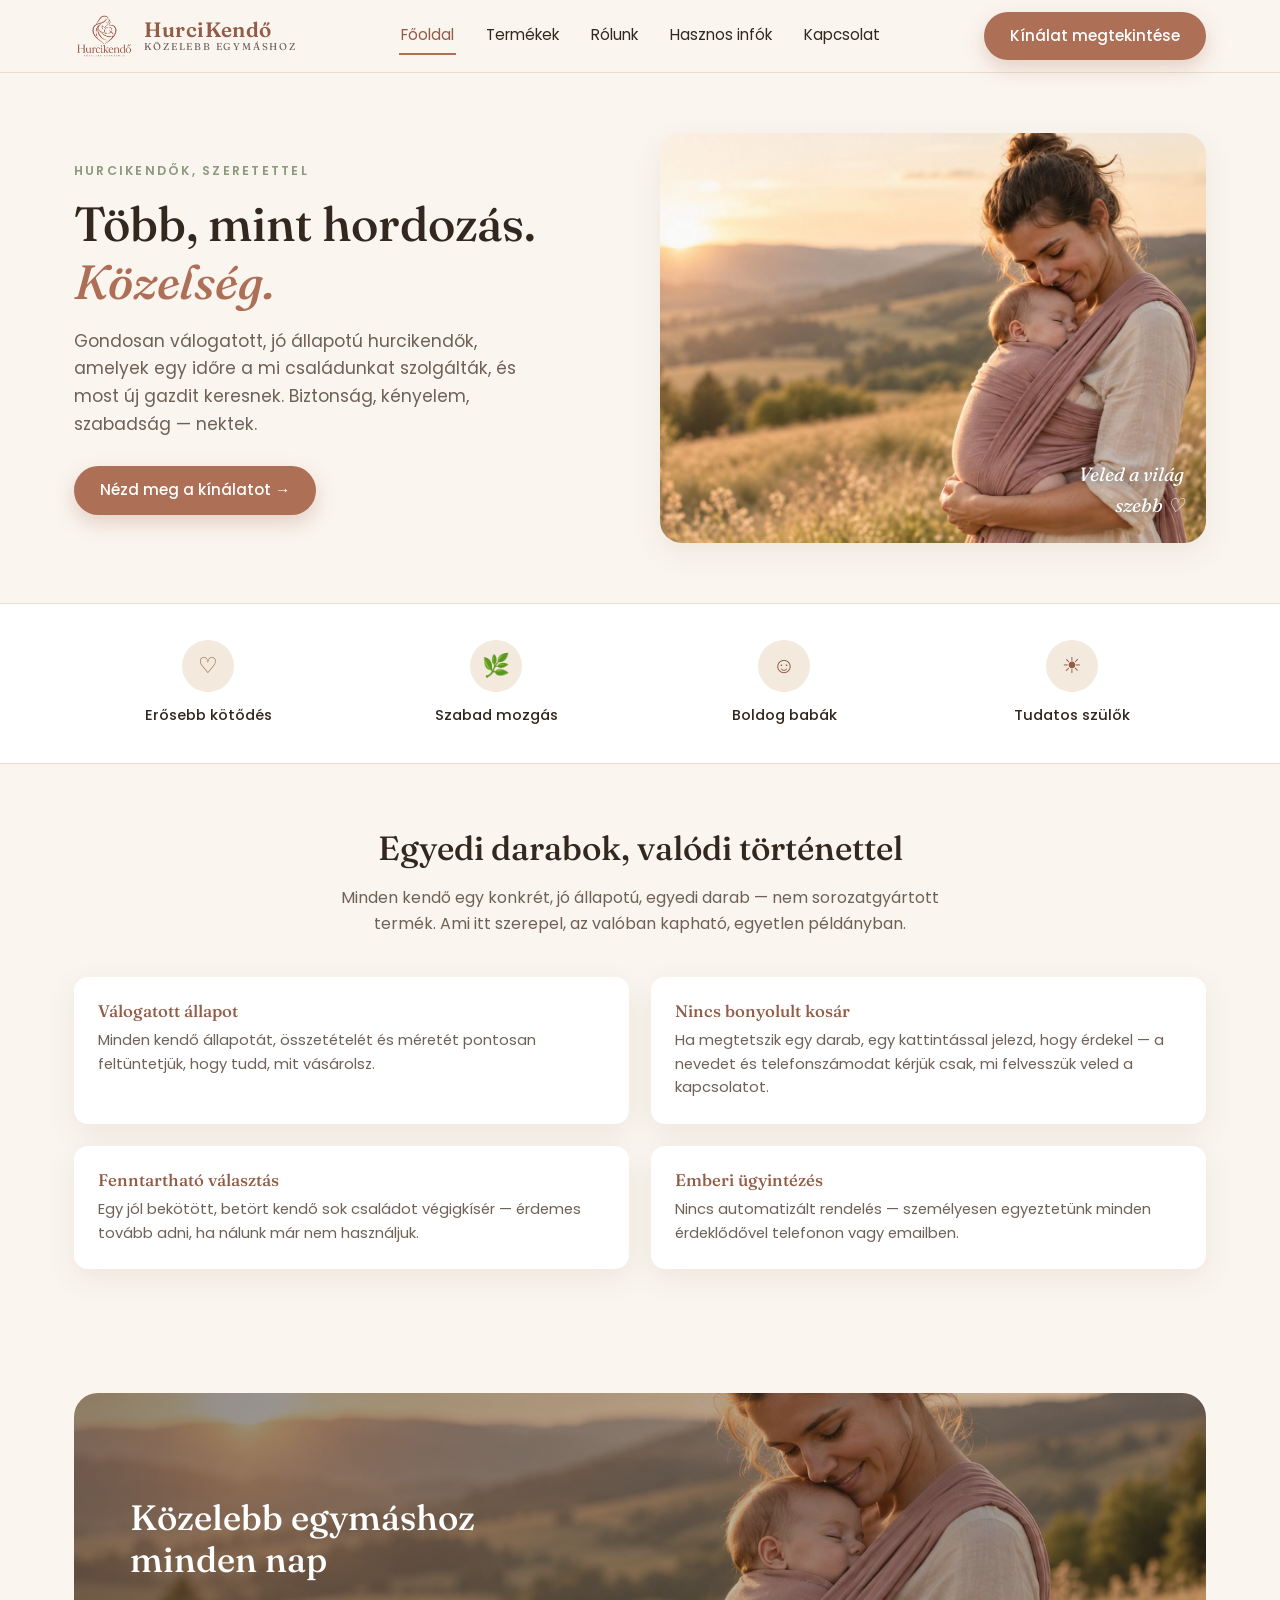
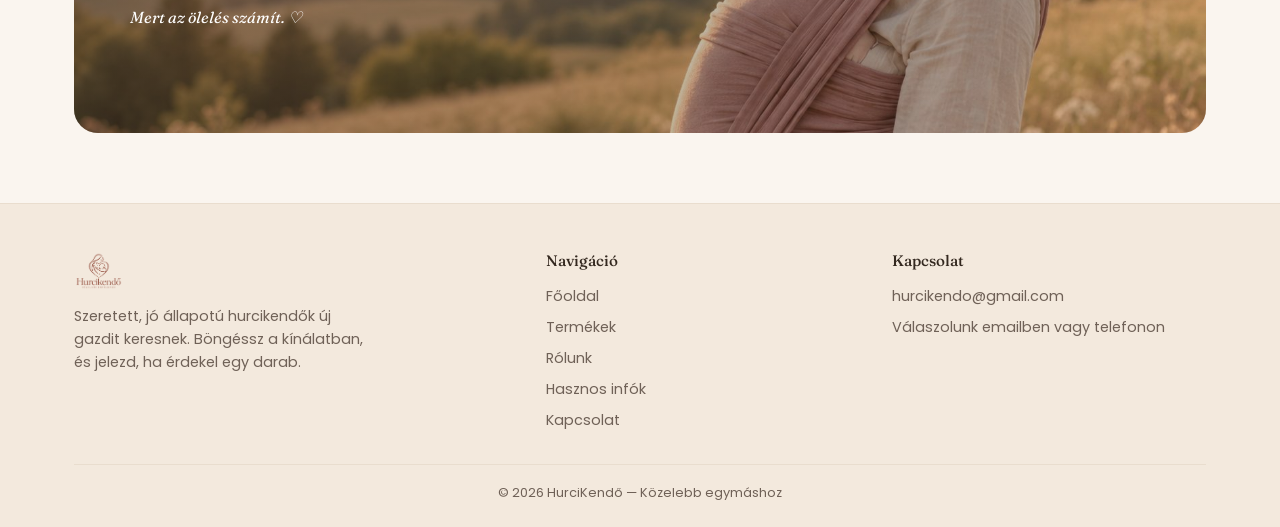
<file: index.html>
<!doctype html>
<html lang="hu">
<head>
<meta charset="UTF-8">
<meta name="viewport" content="width=device-width, initial-scale=1.0">
<title>HurciKendő – Közelebb egymáshoz</title>
<meta name="description" content="Szeretett, jó állapotú hurcikendők új gazdit keresnek. Böngéssz a kínálatban, és jelezd, ha érdekel egy darab.">
<link rel="stylesheet" href="css/style.css">
</head>
<body>

<header class="site-header">
  <div class="inner">
    <a class="brand" href="index.html">
      <img src="images/logo.png" alt="HurciKendő logó">
      <span class="brand-text">
        <div class="name">HurciKendő</div>
        <div class="tagline">Közelebb egymáshoz</div>
      </span>
    </a>
    <nav class="main-nav">
      <a href="index.html">Főoldal</a>
      <a href="termekek.html">Termékek</a>
      <a href="rolunk.html">Rólunk</a>
      <a href="hasznos-infok.html">Hasznos infók</a>
      <a href="kapcsolat.html">Kapcsolat</a>
    </nav>
    <a class="btn btn-primary header-cta" href="termekek.html">Kínálat megtekintése</a>
    <button class="nav-toggle" aria-label="Menü">☰</button>
  </div>
</header>

<section class="hero">
  <div class="hero-inner">
    <div class="hero-copy">
      <div class="eyebrow">Hurcikendők, szeretettel</div>
      <h1>Több, mint hordozás.<br><em>Közelség.</em></h1>
      <p>Gondosan válogatott, jó állapotú hurcikendők, amelyek egy időre a mi családunkat szolgálták, és most új gazdit keresnek. Biztonság, kényelem, szabadság — nektek.</p>
      <a class="btn btn-primary" href="termekek.html">Nézd meg a kínálatot →</a>
    </div>
    <div class="hero-photo">
      <img src="images/hero.jpg" alt="Édesanya kendőben hordozza a babáját naplementében">
      <div class="hero-caption">Veled a világ<br>szebb ♡</div>
    </div>
  </div>
</section>

<section class="feature-strip">
  <div class="container">
    <div class="feature-item">
      <div class="icon">♡</div>
      <div class="label">Erősebb kötődés</div>
    </div>
    <div class="feature-item">
      <div class="icon">🌿</div>
      <div class="label">Szabad mozgás</div>
    </div>
    <div class="feature-item">
      <div class="icon">☺</div>
      <div class="label">Boldog babák</div>
    </div>
    <div class="feature-item">
      <div class="icon">☀</div>
      <div class="label">Tudatos szülők</div>
    </div>
  </div>
</section>

<section class="section">
  <div class="container">
    <div class="section-head">
      <h2>Egyedi darabok, valódi történettel</h2>
      <p>Minden kendő egy konkrét, jó állapotú, egyedi darab — nem sorozatgyártott termék. Ami itt szerepel, az valóban kapható, egyetlen példányban.</p>
    </div>
    <div class="info-cards">
      <div class="info-card">
        <h3>Válogatott állapot</h3>
        <p>Minden kendő állapotát, összetételét és méretét pontosan feltüntetjük, hogy tudd, mit vásárolsz.</p>
      </div>
      <div class="info-card">
        <h3>Nincs bonyolult kosár</h3>
        <p>Ha megtetszik egy darab, egy kattintással jelezd, hogy érdekel — a nevedet és telefonszámodat kérjük csak, mi felvesszük veled a kapcsolatot.</p>
      </div>
      <div class="info-card">
        <h3>Fenntartható választás</h3>
        <p>Egy jól bekötött, betört kendő sok családot végigkísér — érdemes tovább adni, ha nálunk már nem használjuk.</p>
      </div>
      <div class="info-card">
        <h3>Emberi ügyintézés</h3>
        <p>Nincs automatizált rendelés — személyesen egyeztetünk minden érdeklődővel telefonon vagy emailben.</p>
      </div>
    </div>
  </div>
</section>

<div class="closer">
  <img src="images/hero.jpg" alt="">
  <div class="overlay">
    <h2>Közelebb egymáshoz<br>minden nap</h2>
    <div class="heart">Mert az ölelés számít. ♡</div>
  </div>
</div>

<footer class="site-footer">
  <div class="container">
    <div class="footer-grid">
      <div class="footer-brand">
        <div class="brand" style="margin-bottom:12px">
          <img src="images/logo.png" alt="HurciKendő logó" style="height:38px">
        </div>
        <p>Szeretett, jó állapotú hurcikendők új gazdit keresnek. Böngéssz a kínálatban, és jelezd, ha érdekel egy darab.</p>
      </div>
      <div>
        <h4>Navigáció</h4>
        <ul>
          <li><a href="index.html">Főoldal</a></li>
          <li><a href="termekek.html">Termékek</a></li>
          <li><a href="rolunk.html">Rólunk</a></li>
          <li><a href="hasznos-infok.html">Hasznos infók</a></li>
          <li><a href="kapcsolat.html">Kapcsolat</a></li>
        </ul>
      </div>
      <div>
        <h4>Kapcsolat</h4>
        <ul>
          <li>hurcikendo@gmail.com</li>
          <li>Válaszolunk emailben vagy telefonon</li>
        </ul>
      </div>
    </div>
    <div class="footer-bottom">© 2026 HurciKendő — Közelebb egymáshoz</div>
  </div>
</footer>

<script src="js/products.js"></script>
<script src="js/main.js"></script>
</body>
</html>
</file>
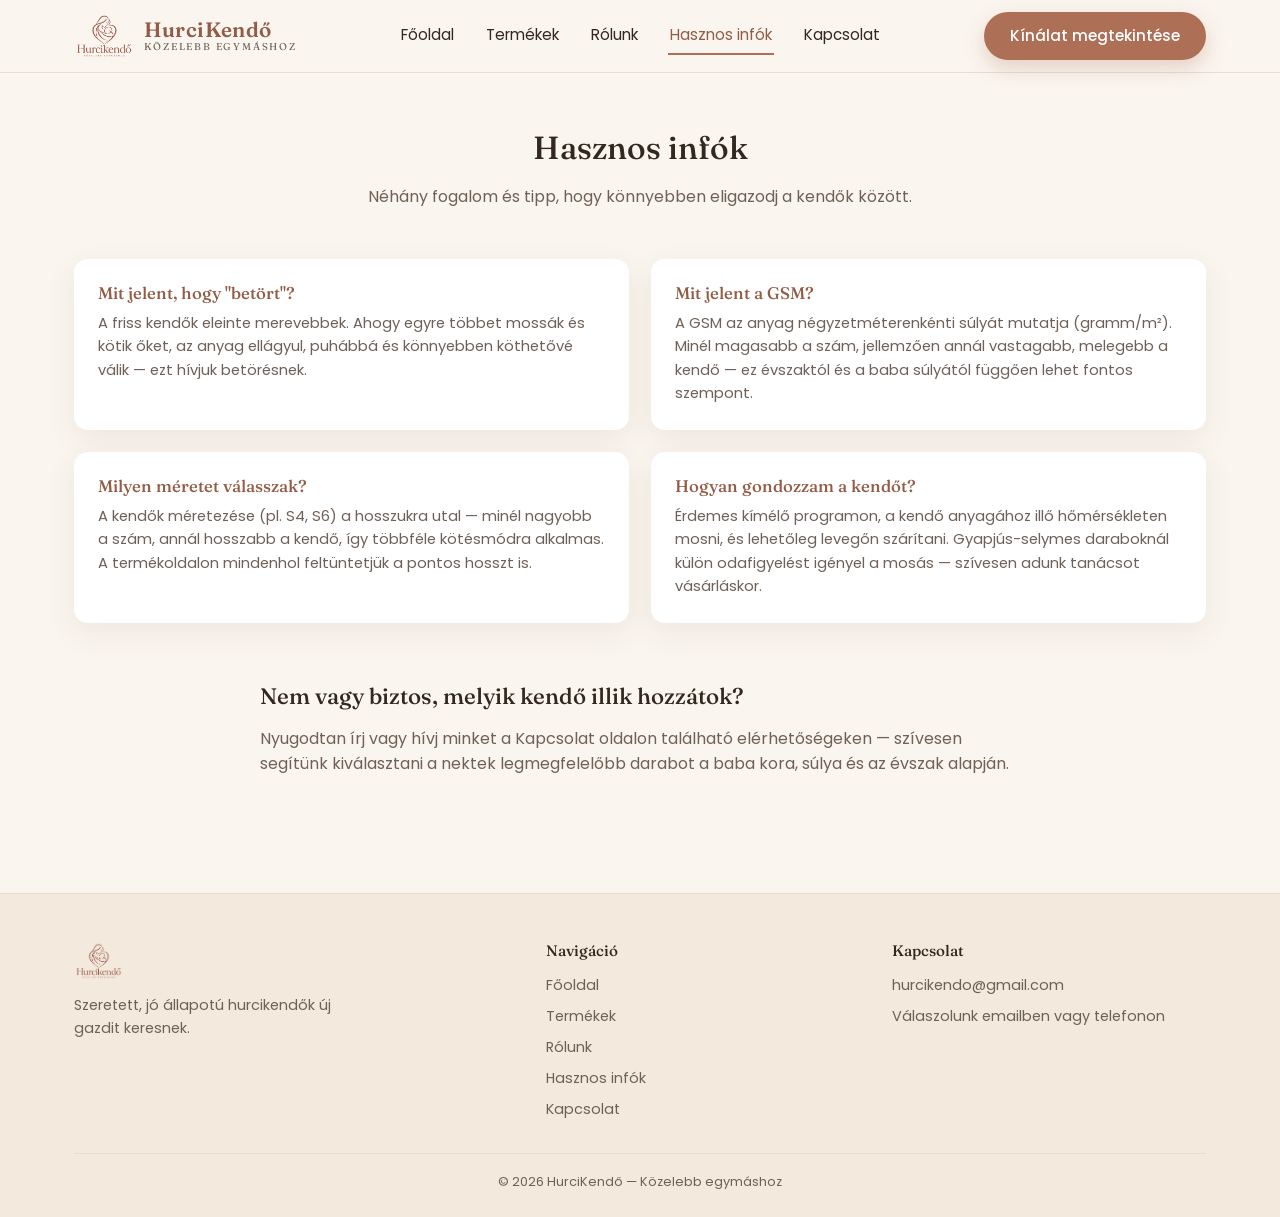
<file: hasznos-infok.html>
<!doctype html>
<html lang="hu">
<head>
<meta charset="UTF-8">
<meta name="viewport" content="width=device-width, initial-scale=1.0">
<title>Hasznos infók – HurciKendő</title>
<link rel="stylesheet" href="css/style.css">
</head>
<body>

<header class="site-header">
  <div class="inner">
    <a class="brand" href="index.html">
      <img src="images/logo.png" alt="HurciKendő logó">
      <span class="brand-text">
        <div class="name">HurciKendő</div>
        <div class="tagline">Közelebb egymáshoz</div>
      </span>
    </a>
    <nav class="main-nav">
      <a href="index.html">Főoldal</a>
      <a href="termekek.html">Termékek</a>
      <a href="rolunk.html">Rólunk</a>
      <a href="hasznos-infok.html">Hasznos infók</a>
      <a href="kapcsolat.html">Kapcsolat</a>
    </nav>
    <a class="btn btn-primary header-cta" href="termekek.html">Kínálat megtekintése</a>
    <button class="nav-toggle" aria-label="Menü">☰</button>
  </div>
</header>

<div class="page-hero container">
  <h1>Hasznos infók</h1>
  <p>Néhány fogalom és tipp, hogy könnyebben eligazodj a kendők között.</p>
</div>

<div class="container">
  <div class="info-cards">
    <div class="info-card">
      <h3>Mit jelent, hogy "betört"?</h3>
      <p>A friss kendők eleinte merevebbek. Ahogy egyre többet mossák és kötik őket, az anyag ellágyul, puhábbá és könnyebben köthetővé válik — ezt hívjuk betörésnek.</p>
    </div>
    <div class="info-card">
      <h3>Mit jelent a GSM?</h3>
      <p>A GSM az anyag négyzetméterenkénti súlyát mutatja (gramm/m²). Minél magasabb a szám, jellemzően annál vastagabb, melegebb a kendő — ez évszaktól és a baba súlyától függően lehet fontos szempont.</p>
    </div>
    <div class="info-card">
      <h3>Milyen méretet válasszak?</h3>
      <p>A kendők méretezése (pl. S4, S6) a hosszukra utal — minél nagyobb a szám, annál hosszabb a kendő, így többféle kötésmódra alkalmas. A termékoldalon mindenhol feltüntetjük a pontos hosszt is.</p>
    </div>
    <div class="info-card">
      <h3>Hogyan gondozzam a kendőt?</h3>
      <p>Érdemes kímélő programon, a kendő anyagához illő hőmérsékleten mosni, és lehetőleg levegőn szárítani. Gyapjús-selymes daraboknál külön odafigyelést igényel a mosás — szívesen adunk tanácsot vásárláskor.</p>
    </div>
  </div>

  <div class="content-block" style="padding-top:0">
    <h2>Nem vagy biztos, melyik kendő illik hozzátok?</h2>
    <p>Nyugodtan írj vagy hívj minket a <a href="kapcsolat.html">Kapcsolat</a> oldalon található elérhetőségeken — szívesen segítünk kiválasztani a nektek legmegfelelőbb darabot a baba kora, súlya és az évszak alapján.</p>
  </div>
</div>

<footer class="site-footer">
  <div class="container">
    <div class="footer-grid">
      <div class="footer-brand">
        <div class="brand" style="margin-bottom:12px">
          <img src="images/logo.png" alt="HurciKendő logó" style="height:38px">
        </div>
        <p>Szeretett, jó állapotú hurcikendők új gazdit keresnek.</p>
      </div>
      <div>
        <h4>Navigáció</h4>
        <ul>
          <li><a href="index.html">Főoldal</a></li>
          <li><a href="termekek.html">Termékek</a></li>
          <li><a href="rolunk.html">Rólunk</a></li>
          <li><a href="hasznos-infok.html">Hasznos infók</a></li>
          <li><a href="kapcsolat.html">Kapcsolat</a></li>
        </ul>
      </div>
      <div>
        <h4>Kapcsolat</h4>
        <ul>
          <li>hurcikendo@gmail.com</li>
          <li>Válaszolunk emailben vagy telefonon</li>
        </ul>
      </div>
    </div>
    <div class="footer-bottom">© 2026 HurciKendő — Közelebb egymáshoz</div>
  </div>
</footer>

<script src="js/products.js"></script>
<script src="js/main.js"></script>
</body>
</html>
</file>
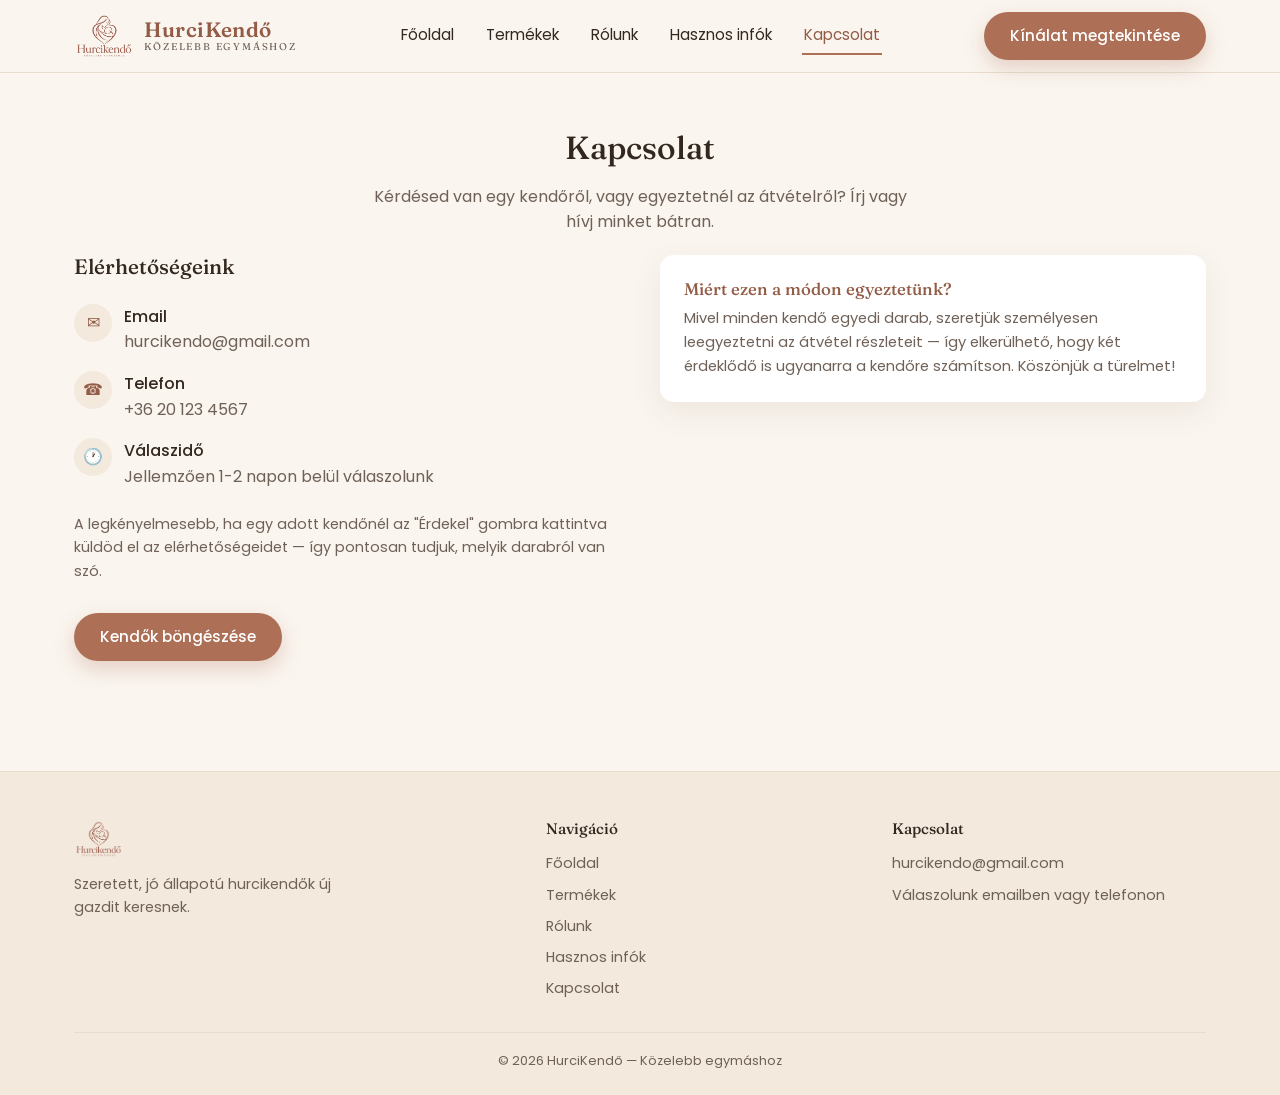
<file: kapcsolat.html>
<!doctype html>
<html lang="hu">
<head>
<meta charset="UTF-8">
<meta name="viewport" content="width=device-width, initial-scale=1.0">
<title>Kapcsolat – HurciKendő</title>
<link rel="stylesheet" href="css/style.css">
</head>
<body>

<header class="site-header">
  <div class="inner">
    <a class="brand" href="index.html">
      <img src="images/logo.png" alt="HurciKendő logó">
      <span class="brand-text">
        <div class="name">HurciKendő</div>
        <div class="tagline">Közelebb egymáshoz</div>
      </span>
    </a>
    <nav class="main-nav">
      <a href="index.html">Főoldal</a>
      <a href="termekek.html">Termékek</a>
      <a href="rolunk.html">Rólunk</a>
      <a href="hasznos-infok.html">Hasznos infók</a>
      <a href="kapcsolat.html">Kapcsolat</a>
    </nav>
    <a class="btn btn-primary header-cta" href="termekek.html">Kínálat megtekintése</a>
    <button class="nav-toggle" aria-label="Menü">☰</button>
  </div>
</header>

<div class="page-hero container">
  <h1>Kapcsolat</h1>
  <p>Kérdésed van egy kendőről, vagy egyeztetnél az átvételről? Írj vagy hívj minket bátran.</p>
</div>

<div class="container">
  <div class="contact-grid" style="padding-bottom:70px">
    <div>
      <h2 style="font-size:1.3rem">Elérhetőségeink</h2>
      <ul class="contact-list">
        <li>
          <span class="ic">✉</span>
          <div>
            <div style="font-weight:500">Email</div>
            <div style="color:var(--ink-soft)">hurcikendo@gmail.com</div>
          </div>
        </li>
        <li>
          <span class="ic">☎</span>
          <div>
            <div style="font-weight:500">Telefon</div>
            <div style="color:var(--ink-soft)">+36 20 123 4567</div>
          </div>
        </li>
        <li>
          <span class="ic">🕐</span>
          <div>
            <div style="font-weight:500">Válaszidő</div>
            <div style="color:var(--ink-soft)">Jellemzően 1-2 napon belül válaszolunk</div>
          </div>
        </li>
      </ul>
      <p style="color:var(--ink-soft);font-size:0.9rem">A legkényelmesebb, ha egy adott kendőnél az "Érdekel" gombra kattintva küldöd el az elérhetőségeidet — így pontosan tudjuk, melyik darabról van szó.</p>
      <a class="btn btn-primary" href="termekek.html" style="margin-top:16px">Kendők böngészése</a>
    </div>

    <div class="info-card">
      <h3>Miért ezen a módon egyeztetünk?</h3>
      <p>Mivel minden kendő egyedi darab, szeretjük személyesen leegyeztetni az átvétel részleteit — így elkerülhető, hogy két érdeklődő is ugyanarra a kendőre számítson. Köszönjük a türelmet!</p>
    </div>
  </div>
</div>

<footer class="site-footer">
  <div class="container">
    <div class="footer-grid">
      <div class="footer-brand">
        <div class="brand" style="margin-bottom:12px">
          <img src="images/logo.png" alt="HurciKendő logó" style="height:38px">
        </div>
        <p>Szeretett, jó állapotú hurcikendők új gazdit keresnek.</p>
      </div>
      <div>
        <h4>Navigáció</h4>
        <ul>
          <li><a href="index.html">Főoldal</a></li>
          <li><a href="termekek.html">Termékek</a></li>
          <li><a href="rolunk.html">Rólunk</a></li>
          <li><a href="hasznos-infok.html">Hasznos infók</a></li>
          <li><a href="kapcsolat.html">Kapcsolat</a></li>
        </ul>
      </div>
      <div>
        <h4>Kapcsolat</h4>
        <ul>
          <li>hurcikendo@gmail.com</li>
          <li>Válaszolunk emailben vagy telefonon</li>
        </ul>
      </div>
    </div>
    <div class="footer-bottom">© 2026 HurciKendő — Közelebb egymáshoz</div>
  </div>
</footer>

<script src="js/products.js"></script>
<script src="js/main.js"></script>
</body>
</html>
</file>
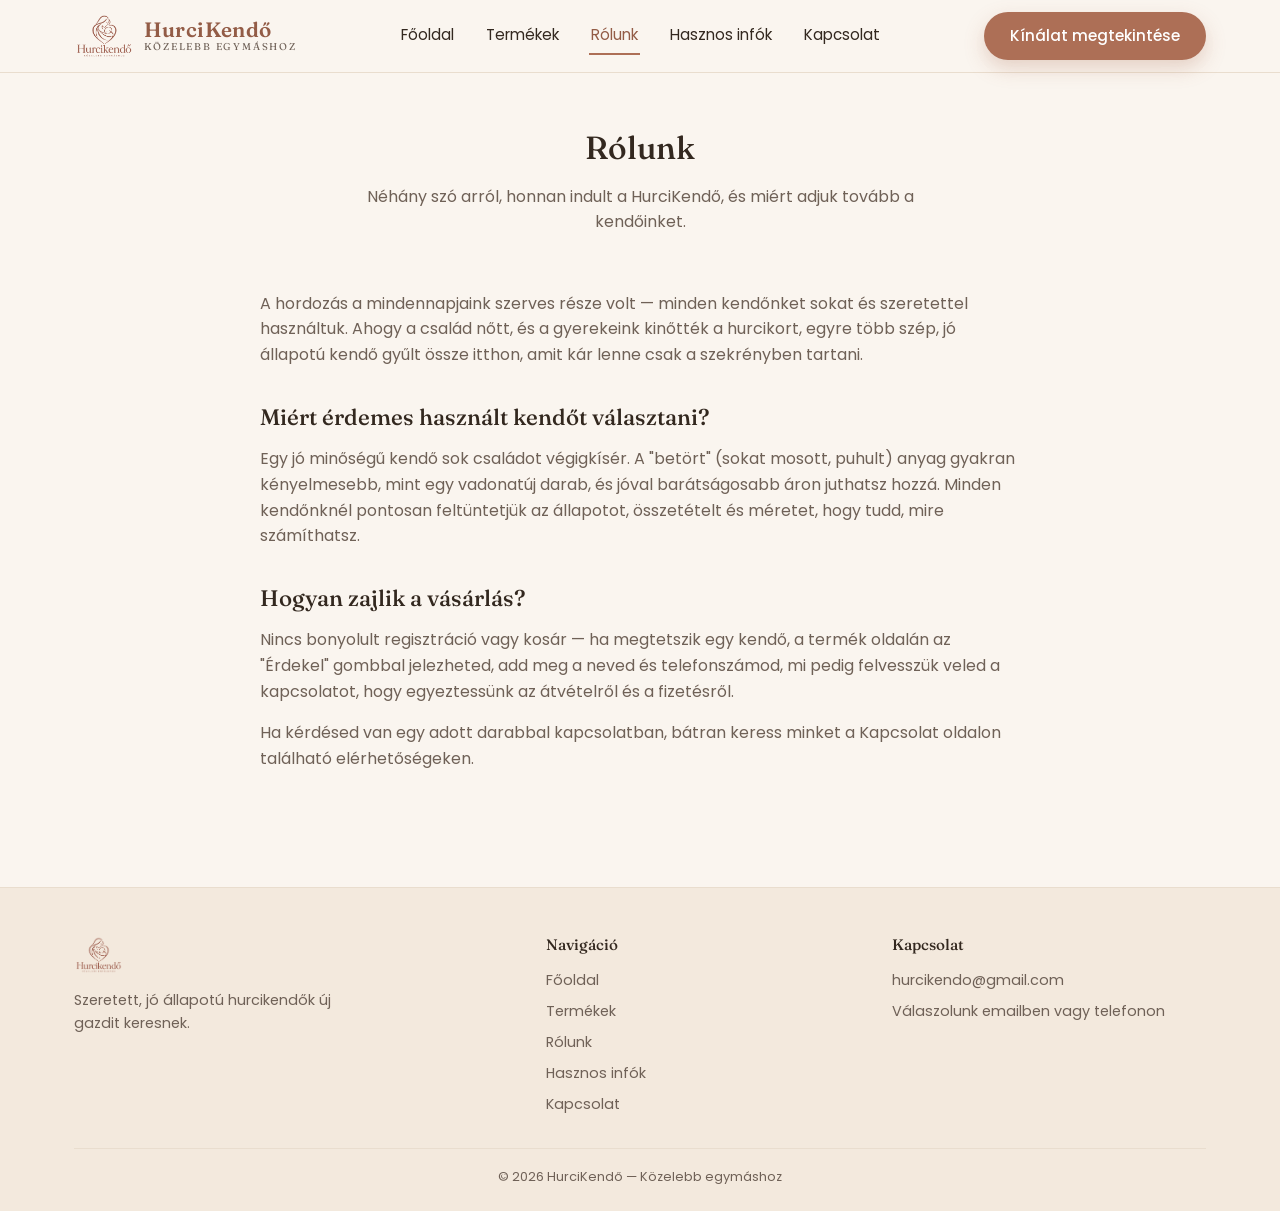
<file: rolunk.html>
<!doctype html>
<html lang="hu">
<head>
<meta charset="UTF-8">
<meta name="viewport" content="width=device-width, initial-scale=1.0">
<title>Rólunk – HurciKendő</title>
<link rel="stylesheet" href="css/style.css">
</head>
<body>

<header class="site-header">
  <div class="inner">
    <a class="brand" href="index.html">
      <img src="images/logo.png" alt="HurciKendő logó">
      <span class="brand-text">
        <div class="name">HurciKendő</div>
        <div class="tagline">Közelebb egymáshoz</div>
      </span>
    </a>
    <nav class="main-nav">
      <a href="index.html">Főoldal</a>
      <a href="termekek.html">Termékek</a>
      <a href="rolunk.html">Rólunk</a>
      <a href="hasznos-infok.html">Hasznos infók</a>
      <a href="kapcsolat.html">Kapcsolat</a>
    </nav>
    <a class="btn btn-primary header-cta" href="termekek.html">Kínálat megtekintése</a>
    <button class="nav-toggle" aria-label="Menü">☰</button>
  </div>
</header>

<div class="page-hero container">
  <h1>Rólunk</h1>
  <p>Néhány szó arról, honnan indult a HurciKendő, és miért adjuk tovább a kendőinket.</p>
</div>

<div class="content-block">
  <p>A hordozás a mindennapjaink szerves része volt — minden kendőnket sokat és szeretettel használtuk. Ahogy a család nőtt, és a gyerekeink kinőtték a hurcikort, egyre több szép, jó állapotú kendő gyűlt össze itthon, amit kár lenne csak a szekrényben tartani.</p>

  <h2>Miért érdemes használt kendőt választani?</h2>
  <p>Egy jó minőségű kendő sok családot végigkísér. A "betört" (sokat mosott, puhult) anyag gyakran kényelmesebb, mint egy vadonatúj darab, és jóval barátságosabb áron juthatsz hozzá. Minden kendőnknél pontosan feltüntetjük az állapotot, összetételt és méretet, hogy tudd, mire számíthatsz.</p>

  <h2>Hogyan zajlik a vásárlás?</h2>
  <p>Nincs bonyolult regisztráció vagy kosár — ha megtetszik egy kendő, a termék oldalán az "Érdekel" gombbal jelezheted, add meg a neved és telefonszámod, mi pedig felvesszük veled a kapcsolatot, hogy egyeztessünk az átvételről és a fizetésről.</p>

  <p>Ha kérdésed van egy adott darabbal kapcsolatban, bátran keress minket a <a href="kapcsolat.html">Kapcsolat</a> oldalon található elérhetőségeken.</p>
</div>

<footer class="site-footer">
  <div class="container">
    <div class="footer-grid">
      <div class="footer-brand">
        <div class="brand" style="margin-bottom:12px">
          <img src="images/logo.png" alt="HurciKendő logó" style="height:38px">
        </div>
        <p>Szeretett, jó állapotú hurcikendők új gazdit keresnek.</p>
      </div>
      <div>
        <h4>Navigáció</h4>
        <ul>
          <li><a href="index.html">Főoldal</a></li>
          <li><a href="termekek.html">Termékek</a></li>
          <li><a href="rolunk.html">Rólunk</a></li>
          <li><a href="hasznos-infok.html">Hasznos infók</a></li>
          <li><a href="kapcsolat.html">Kapcsolat</a></li>
        </ul>
      </div>
      <div>
        <h4>Kapcsolat</h4>
        <ul>
          <li>hurcikendo@gmail.com</li>
          <li>Válaszolunk emailben vagy telefonon</li>
        </ul>
      </div>
    </div>
    <div class="footer-bottom">© 2026 HurciKendő — Közelebb egymáshoz</div>
  </div>
</footer>

<script src="js/products.js"></script>
<script src="js/main.js"></script>
</body>
</html>
</file>
<file: css/style.css>
@import url("https://fonts.googleapis.com/css2?family=Fraunces:ital,wght@0,400;0,500;0,600;1,500&family=Poppins:wght@300;400;500;600;700&display=swap");

:root {
  --terracotta: #ad6f56;
  --terracotta-dark: #935c46;
  --sage: #8b9a7c;
  --cream: #faf5ef;
  --cream-deep: #f3e9dd;
  --ink: #33281f;
  --ink-soft: #6f6157;
  --white: #ffffff;
  --border: #e9ddce;
  --radius: 14px;
  --shadow: 0 10px 30px rgba(85, 60, 40, 0.08);
}

* {
  box-sizing: border-box;
}

html {
  scroll-behavior: smooth;
}

body {
  margin: 0;
  font-family: "Poppins", sans-serif;
  color: var(--ink);
  background: var(--cream);
  line-height: 1.6;
}

h1, h2, h3, h4 {
  font-family: "Fraunces", serif;
  font-weight: 500;
  margin: 0 0 0.5em;
  line-height: 1.2;
  color: var(--ink);
}

a {
  color: inherit;
  text-decoration: none;
}

img {
  max-width: 100%;
  display: block;
}

.container {
  max-width: 1180px;
  margin: 0 auto;
  padding: 0 24px;
}

/* ---------- Header ---------- */

.site-header {
  position: sticky;
  top: 0;
  z-index: 50;
  background: rgba(250, 245, 239, 0.92);
  backdrop-filter: blur(8px);
  border-bottom: 1px solid var(--border);
}

.site-header .inner {
  display: flex;
  align-items: center;
  justify-content: space-between;
  padding: 12px 24px;
  max-width: 1180px;
  margin: 0 auto;
  gap: 24px;
}

.brand {
  display: flex;
  align-items: center;
  gap: 10px;
  flex-shrink: 0;
}

.brand img {
  height: 46px;
  width: auto;
}

.brand-text {
  font-family: "Fraunces", serif;
  line-height: 1.1;
}

.brand-text .name {
  font-size: 1.3rem;
  color: var(--terracotta-dark);
  font-weight: 600;
  letter-spacing: 0.02em;
}

.brand-text .tagline {
  font-size: 0.62rem;
  letter-spacing: 0.18em;
  text-transform: uppercase;
  color: var(--ink-soft);
}

.main-nav {
  display: flex;
  gap: 28px;
  font-size: 0.95rem;
}

.main-nav a {
  padding: 6px 2px;
  border-bottom: 2px solid transparent;
  transition: border-color 0.2s, color 0.2s;
  white-space: nowrap;
}

.main-nav a:hover,
.main-nav a.active {
  border-color: var(--terracotta);
  color: var(--terracotta-dark);
}

.header-cta {
  flex-shrink: 0;
}

.nav-toggle {
  display: none;
  background: none;
  border: none;
  font-size: 1.6rem;
  color: var(--terracotta-dark);
  cursor: pointer;
}

/* ---------- Buttons ---------- */

.btn {
  display: inline-flex;
  align-items: center;
  justify-content: center;
  gap: 8px;
  padding: 12px 26px;
  border-radius: 999px;
  border: none;
  font-family: "Poppins", sans-serif;
  font-size: 0.95rem;
  font-weight: 500;
  cursor: pointer;
  transition: transform 0.15s ease, box-shadow 0.15s ease, background 0.15s ease;
}

.btn-primary {
  background: var(--terracotta);
  color: var(--white);
  box-shadow: 0 8px 20px rgba(173, 111, 86, 0.28);
}

.btn-primary:hover {
  background: var(--terracotta-dark);
  transform: translateY(-1px);
}

.btn-outline {
  background: transparent;
  color: var(--terracotta-dark);
  border: 1.5px solid var(--terracotta);
}

.btn-outline:hover {
  background: var(--terracotta);
  color: var(--white);
}

.btn-small {
  padding: 9px 18px;
  font-size: 0.85rem;
  width: 100%;
}

.btn:disabled {
  opacity: 0.6;
  cursor: not-allowed;
  transform: none;
}

/* ---------- Hero ---------- */

.hero {
  position: relative;
}

.hero-inner {
  display: grid;
  grid-template-columns: 1fr 1fr;
  align-items: center;
  gap: 40px;
  max-width: 1180px;
  margin: 0 auto;
  padding: 60px 24px;
}

.hero-copy .eyebrow {
  color: var(--sage);
  text-transform: uppercase;
  letter-spacing: 0.18em;
  font-size: 0.78rem;
  font-weight: 600;
  margin-bottom: 14px;
}

.hero-copy h1 {
  font-size: 3rem;
  margin-bottom: 0.2em;
}

.hero-copy h1 em {
  color: var(--terracotta);
  font-style: italic;
  font-weight: 500;
}

.hero-copy p {
  color: var(--ink-soft);
  font-size: 1.08rem;
  max-width: 460px;
  margin-bottom: 28px;
}

.hero-photo {
  position: relative;
  border-radius: 22px;
  overflow: hidden;
  box-shadow: var(--shadow);
}

.hero-photo img {
  width: 100%;
  height: 100%;
  object-fit: cover;
  aspect-ratio: 4/3;
}

.hero-photo .hero-caption {
  position: absolute;
  right: 22px;
  bottom: 22px;
  color: #fff;
  font-family: "Fraunces", serif;
  font-style: italic;
  font-size: 1.2rem;
  text-align: right;
  text-shadow: 0 2px 10px rgba(0, 0, 0, 0.35);
}

/* ---------- Feature strip ---------- */

.feature-strip {
  border-top: 1px solid var(--border);
  border-bottom: 1px solid var(--border);
  background: var(--white);
}

.feature-strip .container {
  display: grid;
  grid-template-columns: repeat(4, 1fr);
  gap: 20px;
  padding: 36px 24px;
}

.feature-item {
  text-align: center;
  padding: 0 8px;
}

.feature-item .icon {
  width: 52px;
  height: 52px;
  margin: 0 auto 12px;
  border-radius: 50%;
  background: var(--cream-deep);
  display: flex;
  align-items: center;
  justify-content: center;
  font-size: 1.4rem;
  color: var(--terracotta-dark);
}

.feature-item .label {
  font-size: 0.92rem;
  font-weight: 500;
  color: var(--ink);
}

/* ---------- Section titles ---------- */

.section {
  padding: 64px 0;
}

.section-head {
  text-align: center;
  max-width: 620px;
  margin: 0 auto 40px;
}

.section-head h2 {
  font-size: 2.1rem;
}

.section-head p {
  color: var(--ink-soft);
}

/* ---------- Product grid ---------- */

.product-grid {
  display: grid;
  grid-template-columns: repeat(4, 1fr);
  gap: 26px;
}

.product-card {
  background: var(--white);
  border-radius: var(--radius);
  overflow: hidden;
  box-shadow: var(--shadow);
  display: flex;
  flex-direction: column;
  transition: transform 0.18s ease, box-shadow 0.18s ease;
}

.product-card:hover {
  transform: translateY(-4px);
  box-shadow: 0 16px 34px rgba(85, 60, 40, 0.14);
}

.product-card .thumb {
  aspect-ratio: 1/1;
  overflow: hidden;
  background: var(--cream-deep);
}

.product-card .thumb img {
  width: 100%;
  height: 100%;
  object-fit: cover;
}

.product-card .body {
  padding: 16px 18px 18px;
  display: flex;
  flex-direction: column;
  gap: 8px;
  flex: 1;
}

.product-card h3 {
  font-size: 1.08rem;
  margin: 0;
}

.product-card .desc {
  color: var(--ink-soft);
  font-size: 0.86rem;
  flex: 1;
  display: -webkit-box;
  -webkit-line-clamp: 2;
  -webkit-box-orient: vertical;
  overflow: hidden;
}

.product-card .condition-tag {
  display: inline-block;
  font-size: 0.72rem;
  color: var(--sage);
  background: #eef1ea;
  padding: 3px 10px;
  border-radius: 999px;
  width: fit-content;
}

.product-card .price-row {
  display: flex;
  align-items: center;
  justify-content: space-between;
  margin-top: 4px;
  gap: 10px;
}

.product-card .price {
  font-weight: 600;
  color: var(--terracotta-dark);
  font-size: 1.05rem;
  font-family: "Fraunces", serif;
}

/* ---------- Breadcrumb ---------- */

.breadcrumb {
  font-size: 0.85rem;
  color: var(--ink-soft);
  padding: 20px 0 0;
}

.breadcrumb a:hover {
  color: var(--terracotta-dark);
}

/* ---------- Product detail ---------- */

.product-detail {
  display: grid;
  grid-template-columns: 1fr 1fr;
  gap: 52px;
  padding: 28px 0 70px;
  align-items: flex-start;
}

.gallery-main {
  border-radius: var(--radius);
  overflow: hidden;
  box-shadow: var(--shadow);
  aspect-ratio: 1/1;
  background: var(--white);
}

.gallery-main img {
  width: 100%;
  height: 100%;
  object-fit: cover;
}

.gallery-thumbs {
  display: flex;
  gap: 10px;
  margin-top: 12px;
  flex-wrap: wrap;
}

.gallery-thumbs img {
  width: 76px;
  height: 76px;
  object-fit: cover;
  border-radius: 10px;
  cursor: pointer;
  border: 2px solid transparent;
  opacity: 0.75;
  transition: opacity 0.15s, border-color 0.15s;
}

.gallery-thumbs img:hover {
  opacity: 1;
}

.gallery-thumbs img.active {
  opacity: 1;
  border-color: var(--terracotta);
}

.detail-info .condition-tag {
  display: inline-block;
  font-size: 0.75rem;
  color: var(--sage);
  background: #eef1ea;
  padding: 4px 12px;
  border-radius: 999px;
  margin-bottom: 14px;
}

.detail-info h1 {
  font-size: 2.1rem;
}

.detail-info .price {
  font-family: "Fraunces", serif;
  font-size: 1.7rem;
  color: var(--terracotta-dark);
  font-weight: 600;
  margin-bottom: 18px;
}

.detail-info .description {
  color: var(--ink-soft);
  margin-bottom: 22px;
}

.spec-list {
  list-style: none;
  margin: 0 0 26px;
  padding: 0;
  display: flex;
  flex-direction: column;
  gap: 10px;
}

.spec-list li {
  display: flex;
  gap: 10px;
  align-items: baseline;
  font-size: 0.95rem;
}

.spec-list .tick {
  color: var(--sage);
  flex-shrink: 0;
}

.spec-list .k {
  color: var(--ink-soft);
  min-width: 110px;
  flex-shrink: 0;
}

.spec-list .v {
  color: var(--ink);
  font-weight: 500;
}

.detail-actions .btn {
  width: 100%;
}

.detail-note {
  margin-top: 14px;
  font-size: 0.82rem;
  color: var(--ink-soft);
  display: flex;
  gap: 8px;
  align-items: flex-start;
}

/* ---------- Closer / CTA band ---------- */

.closer {
  position: relative;
  border-radius: 24px;
  overflow: hidden;
  margin: 0 24px 70px;
  max-width: 1132px;
  margin-inline: auto;
}

.closer img {
  width: 100%;
  height: 340px;
  object-fit: cover;
}

.closer .overlay {
  position: absolute;
  inset: 0;
  background: linear-gradient(120deg, rgba(51, 40, 31, 0.55), rgba(51, 40, 31, 0.15));
  display: flex;
  flex-direction: column;
  align-items: flex-start;
  justify-content: center;
  padding: 0 56px;
  color: #fff;
}

.closer h2 {
  color: #fff;
  font-size: 2.2rem;
  max-width: 420px;
}

.closer .heart {
  font-family: "Fraunces", serif;
  font-style: italic;
  margin-top: 6px;
}

/* ---------- Footer ---------- */

.site-footer {
  background: var(--cream-deep);
  border-top: 1px solid var(--border);
  padding: 48px 0 24px;
  margin-top: 40px;
}

.footer-grid {
  display: grid;
  grid-template-columns: 1.4fr 1fr 1fr;
  gap: 32px;
  margin-bottom: 32px;
}

.footer-grid h4 {
  font-size: 0.95rem;
  color: var(--ink);
  margin-bottom: 14px;
}

.footer-grid ul {
  list-style: none;
  padding: 0;
  margin: 0;
  display: flex;
  flex-direction: column;
  gap: 8px;
  font-size: 0.9rem;
  color: var(--ink-soft);
}

.footer-grid ul a:hover {
  color: var(--terracotta-dark);
}

.footer-brand p {
  color: var(--ink-soft);
  font-size: 0.9rem;
  max-width: 300px;
}

.footer-bottom {
  border-top: 1px solid var(--border);
  padding-top: 18px;
  text-align: center;
  font-size: 0.8rem;
  color: var(--ink-soft);
}

/* ---------- Simple content pages ---------- */

.page-hero {
  padding: 56px 0 20px;
  text-align: center;
}

.page-hero p {
  color: var(--ink-soft);
  max-width: 560px;
  margin: 0 auto;
}

.content-block {
  max-width: 760px;
  margin: 0 auto;
  padding: 20px 0 60px;
}

.content-block h2 {
  font-size: 1.4rem;
  margin-top: 1.6em;
}

.content-block p, .content-block li {
  color: var(--ink-soft);
}

.info-cards {
  display: grid;
  grid-template-columns: repeat(2, 1fr);
  gap: 22px;
  margin: 30px 0 60px;
}

.info-card {
  background: var(--white);
  border-radius: var(--radius);
  padding: 24px;
  box-shadow: var(--shadow);
}

.info-card h3 {
  font-size: 1.05rem;
  color: var(--terracotta-dark);
}

.info-card p {
  color: var(--ink-soft);
  font-size: 0.92rem;
  margin: 0;
}

.contact-grid {
  display: grid;
  grid-template-columns: 1fr 1fr;
  gap: 40px;
  align-items: start;
}

.contact-list {
  list-style: none;
  padding: 0;
  margin: 24px 0;
  display: flex;
  flex-direction: column;
  gap: 16px;
}

.contact-list li {
  display: flex;
  gap: 12px;
}

.contact-list .ic {
  width: 38px;
  height: 38px;
  border-radius: 50%;
  background: var(--cream-deep);
  color: var(--terracotta-dark);
  display: flex;
  align-items: center;
  justify-content: center;
  flex-shrink: 0;
}

/* ---------- Modal / form ---------- */

.modal-overlay {
  position: fixed;
  inset: 0;
  background: rgba(51, 40, 31, 0.45);
  display: none;
  align-items: center;
  justify-content: center;
  z-index: 100;
  padding: 20px;
}

.modal-overlay.open {
  display: flex;
}

.modal-box {
  background: var(--white);
  border-radius: 18px;
  width: 100%;
  max-width: 420px;
  padding: 28px 26px 24px;
  position: relative;
  box-shadow: 0 30px 60px rgba(0, 0, 0, 0.25);
  max-height: 92vh;
  overflow-y: auto;
}

.modal-close {
  position: absolute;
  top: 16px;
  right: 18px;
  background: none;
  border: none;
  font-size: 1.4rem;
  color: var(--ink-soft);
  cursor: pointer;
  line-height: 1;
}

.modal-title {
  font-size: 1.15rem;
  margin-bottom: 4px;
}

.modal-sub {
  color: var(--ink-soft);
  font-size: 0.85rem;
  margin-bottom: 18px;
}

.modal-product {
  display: flex;
  align-items: center;
  gap: 12px;
  background: var(--cream);
  border-radius: 12px;
  padding: 10px 12px;
  margin-bottom: 20px;
}

.modal-product img {
  width: 54px;
  height: 54px;
  object-fit: cover;
  border-radius: 8px;
}

.modal-product .mp-name {
  font-weight: 500;
  font-size: 0.92rem;
}

.modal-product .mp-price {
  font-size: 0.85rem;
  color: var(--terracotta-dark);
  font-weight: 600;
}

.form-field {
  margin-bottom: 16px;
}

.form-field label {
  display: block;
  font-size: 0.85rem;
  font-weight: 500;
  margin-bottom: 6px;
}

.form-field label .req {
  color: var(--terracotta);
}

.form-field input {
  width: 100%;
  padding: 11px 14px;
  border-radius: 10px;
  border: 1.5px solid var(--border);
  font-family: "Poppins", sans-serif;
  font-size: 0.95rem;
  background: var(--cream);
  color: var(--ink);
}

.form-field input:focus {
  outline: none;
  border-color: var(--terracotta);
  background: var(--white);
}

.form-field .err {
  color: #b03a2e;
  font-size: 0.78rem;
  margin-top: 5px;
  display: none;
}

.form-field.invalid input {
  border-color: #b03a2e;
}

.form-field.invalid .err {
  display: block;
}

.form-privacy {
  display: flex;
  align-items: center;
  gap: 7px;
  justify-content: center;
  font-size: 0.78rem;
  color: var(--ink-soft);
  margin-top: 14px;
}

.form-status {
  margin-top: 14px;
  font-size: 0.88rem;
  text-align: center;
  display: none;
}

.form-status.show {
  display: block;
}

.form-status.success {
  color: #4a7a4a;
}

.form-status.error {
  color: #b03a2e;
}

.modal-success {
  text-align: center;
  padding: 10px 0 4px;
}

.modal-success .check {
  width: 58px;
  height: 58px;
  border-radius: 50%;
  background: #eef1ea;
  color: var(--sage);
  font-size: 1.6rem;
  display: flex;
  align-items: center;
  justify-content: center;
  margin: 0 auto 16px;
}

/* ---------- Mobile ---------- */

@media (max-width: 900px) {
  .hero-inner {
    grid-template-columns: 1fr;
  }

  .hero-photo {
    order: -1;
  }

  .feature-strip .container {
    grid-template-columns: repeat(2, 1fr);
  }

  .product-grid {
    grid-template-columns: repeat(2, 1fr);
  }

  .product-detail {
    grid-template-columns: 1fr;
    gap: 30px;
  }

  .footer-grid {
    grid-template-columns: 1fr;
  }

  .contact-grid {
    grid-template-columns: 1fr;
  }

  .info-cards {
    grid-template-columns: 1fr;
  }

  .main-nav {
    position: fixed;
    top: 70px;
    left: 0;
    right: 0;
    background: var(--cream);
    flex-direction: column;
    padding: 18px 24px;
    border-bottom: 1px solid var(--border);
    display: none;
    gap: 4px;
    box-shadow: var(--shadow);
  }

  .main-nav.open {
    display: flex;
  }

  .main-nav a {
    padding: 10px 0;
  }

  .nav-toggle {
    display: block;
  }

  .header-cta {
    display: none;
  }
}

@media (max-width: 600px) {
  .product-grid {
    grid-template-columns: 1fr 1fr;
  }

  .hero-copy h1 {
    font-size: 2.2rem;
  }

  .closer .overlay {
    padding: 0 28px;
  }

  .closer h2 {
    font-size: 1.6rem;
  }
}
</file>
